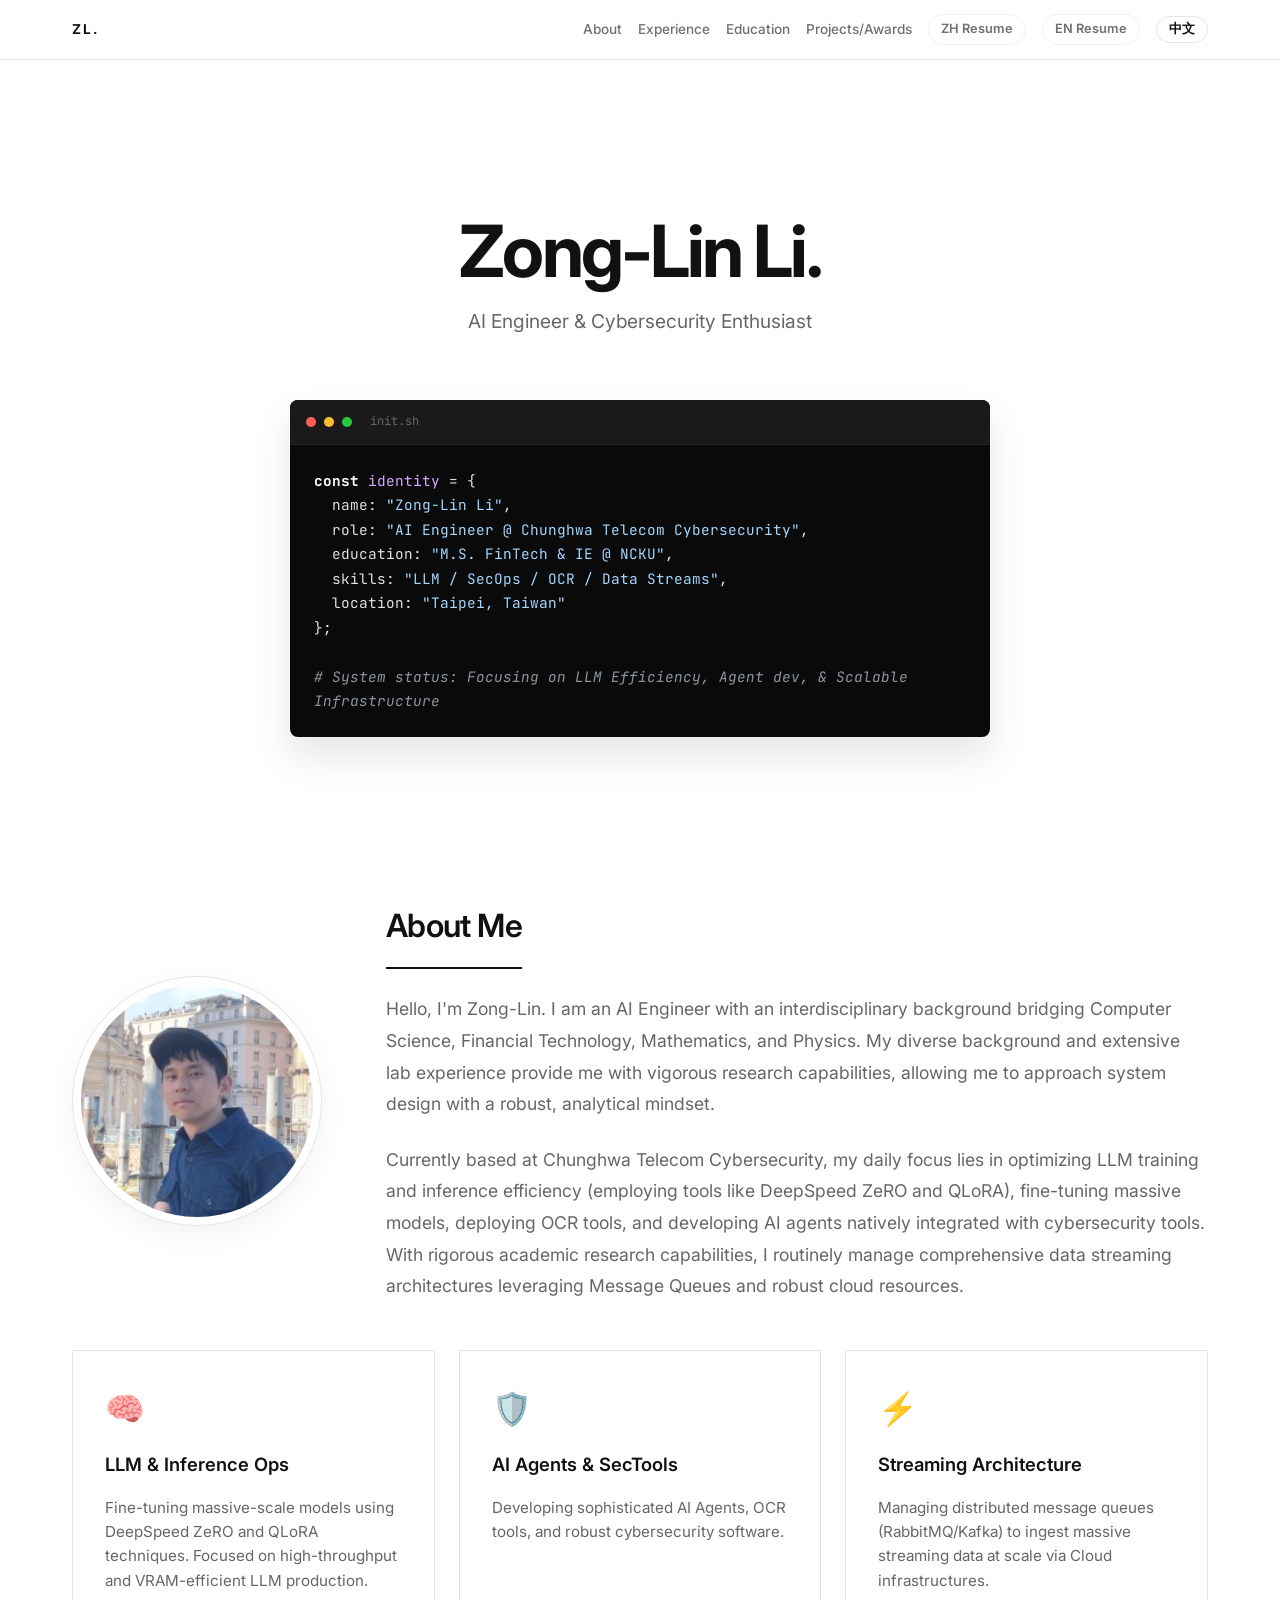
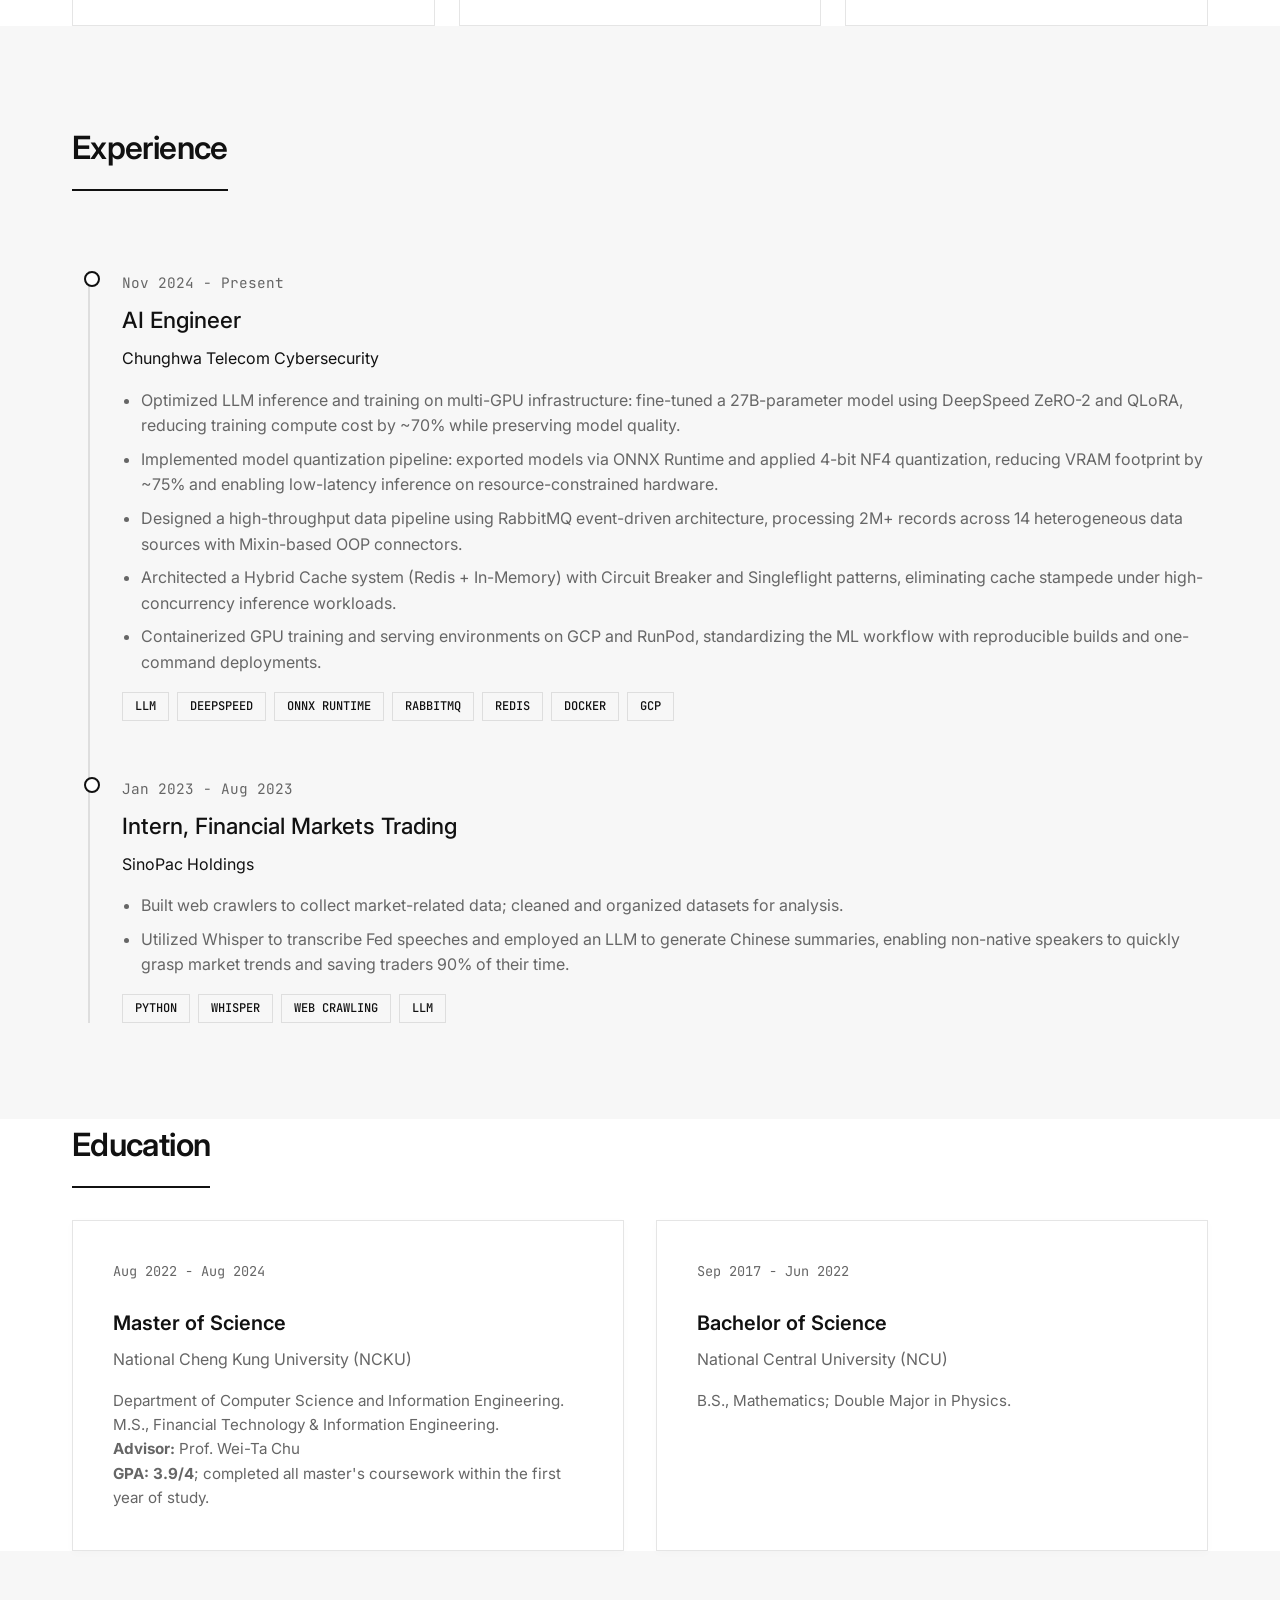
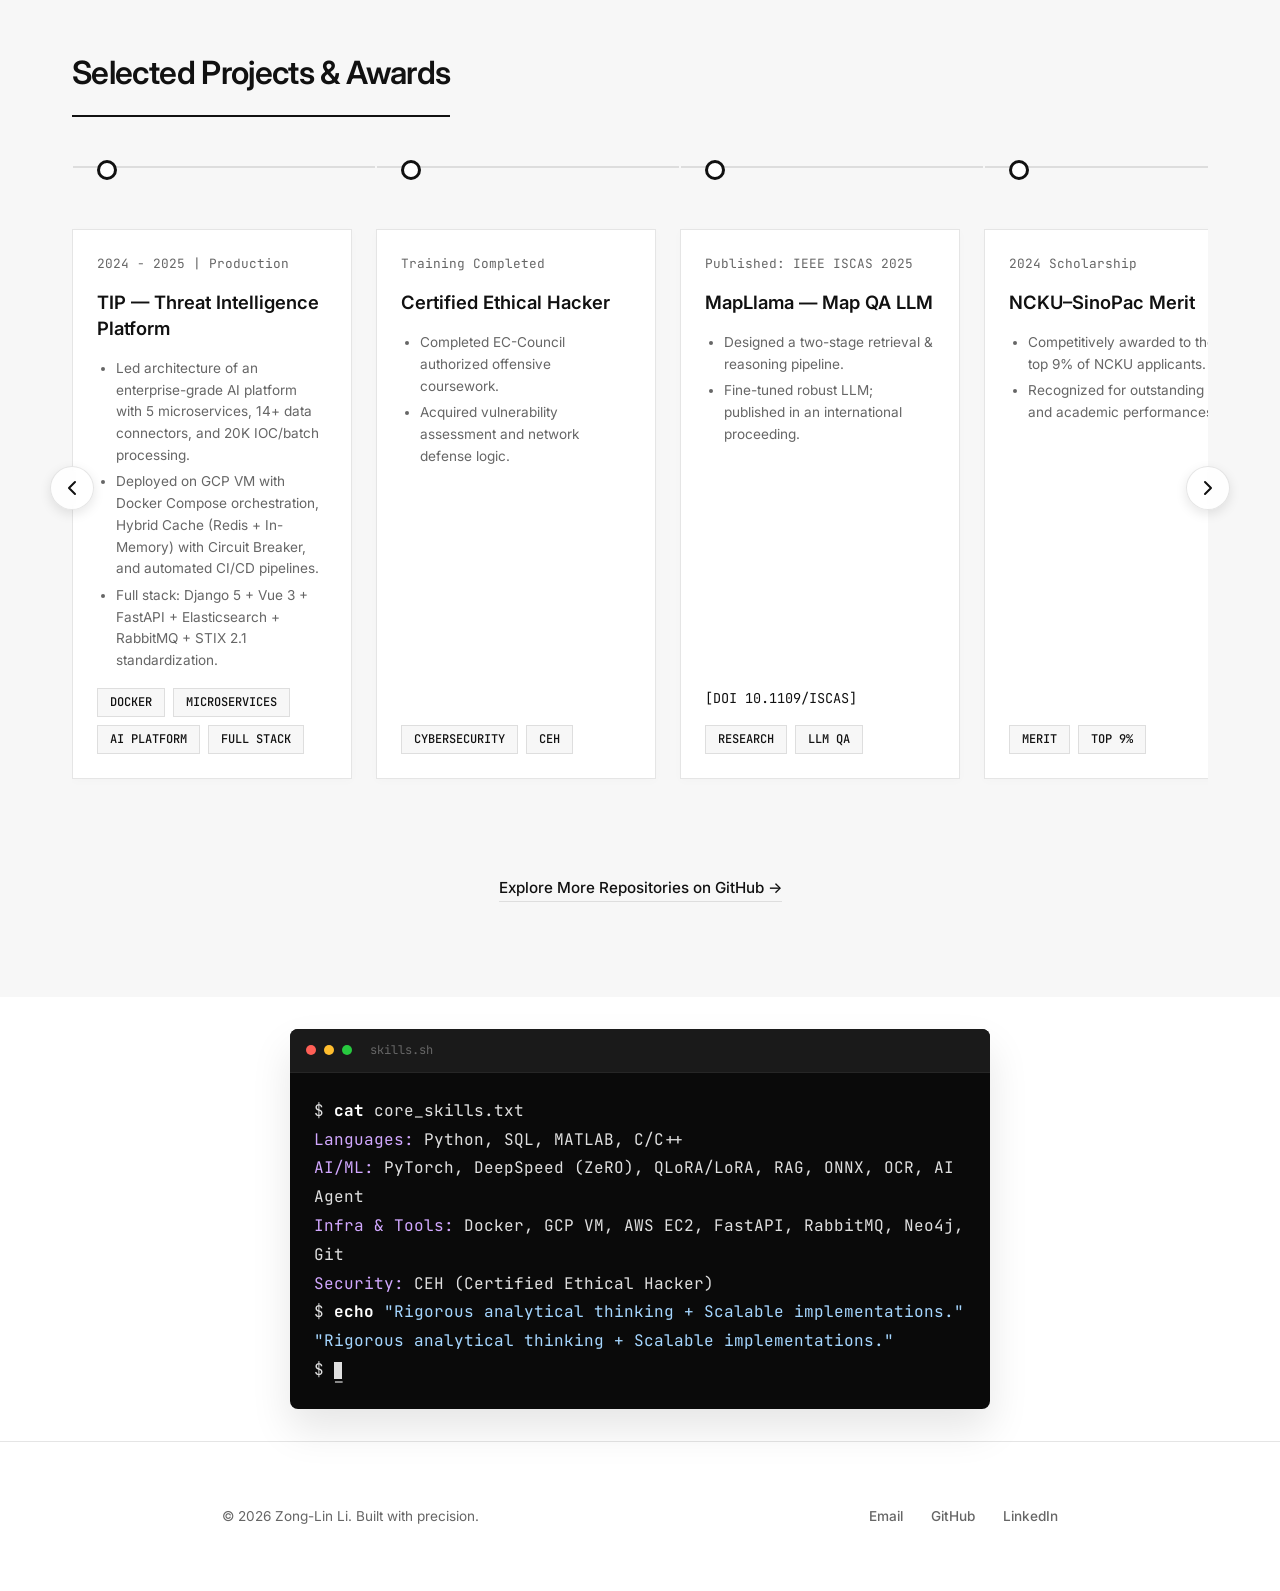
<file: index.html>
<!DOCTYPE html>
<html lang="en">

<head>
    <meta charset="UTF-8">
    <meta name="viewport" content="width=device-width, initial-scale=1.0">
    <title>Zong-Lin Li | AI Engineer Portfolio</title>
    <meta name="description"
        content="Zong-Lin Li - AI Engineer based in Taipei. Specialized in LLM, Computer Vision, and Cybersecurity.">
    <link rel="stylesheet" href="style.css">
    <!-- Google Fonts -->
    <link rel="preconnect" href="https://fonts.googleapis.com">
    <link rel="preconnect" href="https://fonts.gstatic.com" crossorigin>
    <link href="https://fonts.googleapis.com/css2?family=Inter:wght@400;500;700&family=JetBrains+Mono&display=swap"
        rel="stylesheet">
    <!-- AOS Animation Library -->
    <link href="https://unpkg.com/aos@2.3.1/dist/aos.css" rel="stylesheet">
</head>

<body class="en-US">

    <nav class="site-nav">
        <div class="container">
            <a href="#top" class="logo">ZL.</a>
            <button type="button" class="menu-toggle" id="menu-toggle" aria-expanded="false"
                aria-controls="site-links" aria-label="Toggle navigation">
                <span></span>
                <span></span>
                <span></span>
            </button>
            <div class="links" id="site-links">
                <a href="#about"><span class="en">About</span><span class="zh">關於我</span></a>
                <a href="#experience"><span class="en">Experience</span><span class="zh">經歷</span></a>
                <a href="#education"><span class="en">Education</span><span class="zh">學歷</span></a>
                <a href="#projects"><span class="en">Projects/Awards</span><span class="zh">專案/獎項</span></a>
                <a href="chinese_resume.pdf" target="_blank" rel="noopener noreferrer" class="nav-resume-btn"><span
                        class="en">ZH Resume</span><span class="zh">中文履歷</span></a>
                <a href="English_resume.pdf" target="_blank" rel="noopener noreferrer" class="nav-resume-btn"><span
                        class="en">EN Resume</span><span class="zh">英文履歷</span></a>
                <button id="lang-toggle" class="lang-toggle-btn">
                    <span class="en">中文</span>
                    <span class="zh">EN</span>
                </button>
            </div>
        </div>
    </nav>

    <header id="top" class="hero">
        <div class="container" data-aos="fade-up">
            <h1>Zong-Lin Li.</h1>
            <p><span class="en">AI Engineer & Cybersecurity Enthusiast</span><span class="zh">AI 工程師與資安技術愛好者</span></p>
            <div class="terminal-window">
                <div class="terminal-header">
                    <div class="dot red"></div>
                    <div class="dot yellow"></div>
                    <div class="dot green"></div>
                    <span
                        style="color: #666; font-size: 12px; margin-left: 10px; font-family: 'JetBrains Mono', monospace;">init.sh</span>
                </div>
                <div class="terminal-body">
                    <span class="code-keyword">const</span> <span class="code-function">identity</span> = {<br>
                    &nbsp;&nbsp;name: <span class="code-string">"Zong-Lin Li"</span>,<br>
                    &nbsp;&nbsp;role: <span class="code-string">"AI Engineer @ Chunghwa Telecom
                        Cybersecurity"</span>,<br>
                    &nbsp;&nbsp;education: <span class="code-string">"M.S. FinTech & IE @ NCKU"</span>,<br>
                    &nbsp;&nbsp;skills: <span class="code-string">"LLM / SecOps / OCR / Data Streams"</span>,<br>
                    &nbsp;&nbsp;location: <span class="code-string">"Taipei, Taiwan"</span><br>
                    };<br><br>
                    <span class="en"><span class="code-comment"># System status: Focusing on LLM Efficiency, Agent dev,
                            & Scalable Infrastructure</span></span>
                    <span class="zh"><span class="code-comment"># 系統狀態：專注於 LLM 推論最佳化、AI Agent
                            開發與大規模資料流處理</span></span>
                </div>
            </div>
        </div>
    </header>

    <section id="about" class="container">
        <div class="profile-section" style="display: flex; gap: 4rem; align-items: center; flex-wrap: wrap;">
            <img src="image.png" alt="Zong-Lin Li" class="profile-image" data-aos="fade-right">
            <div style="flex: 1; min-width: 300px;" data-aos="fade-left">
                <h2 class="section-title" style="text-align: left; margin-bottom: 1.5rem;"><span class="en">About
                        Me</span><span class="zh">關於我</span></h2>
                <p style="color: var(--text-secondary); font-size: 1.1rem; line-height: 1.8; margin-bottom: 1.5rem;">
                    <span class="en">
                        Hello, I'm Zong-Lin. I am an AI Engineer with an interdisciplinary background bridging Computer
                        Science, Financial Technology, Mathematics, and Physics. My diverse background and extensive lab
                        experience provide me with vigorous research capabilities, allowing me to approach system design
                        with a robust, analytical mindset.
                    </span>
                    <span class="zh">
                        你好，我是宗霖。我是一名 AI 工程師，擁有資訊工程、金融科技、數學與物理的跨領域背景。扎實的數理訓練與雙主修物理的實驗經歷，培養了我嚴謹的分析思維與追求效能極致的工程態度。
                    </span>
                </p>
                <p style="color: var(--text-secondary); font-size: 1.1rem; line-height: 1.8;">
                    <span class="en">
                        Currently based at Chunghwa Telecom Cybersecurity, my daily focus lies in optimizing LLM
                        training and inference efficiency (employing tools like DeepSpeed ZeRO and QLoRA), fine-tuning
                        massive models, deploying OCR tools, and developing AI agents natively integrated with
                        cybersecurity tools. With rigorous academic research capabilities, I routinely manage
                        comprehensive data streaming architectures leveraging Message Queues and robust cloud resources.
                    </span>
                    <span class="zh">
                        目前任職於中華資安國際，日常工作聚焦於大型語言模型的訓練與推論最佳化（包含 DeepSpeed ZeRO、QLoRA 等技術）、模型微調與量化部署，以及結合 AI Agent 與 OCR 的資安工具開發。同時具備扎實的學術研究能力，熟悉透過 Message Queue 與雲端基礎設施處理大規模串流資料。
                    </span>
                </p>
            </div>
        </div>

        <div class="focus-grid" data-aos="fade-up">
            <div class="focus-box">
                <div class="focus-icon">🧠</div>
                <h3 class="en">LLM & Inference Ops</h3>
                <h3 class="zh">大型語言模型與推論</h3>
                <p class="en">Fine-tuning massive-scale models using DeepSpeed ZeRO and QLoRA techniques. Focused on
                    high-throughput and VRAM-efficient LLM production.</p>
                <p class="zh">善用 DeepSpeed ZeRO 與 QLoRA 技術進行大型模型微調。專注於打造高吞吐量及提升 VRAM 使用效率的 LLM 生產環境。</p>
            </div>
            <div class="focus-box">
                <div class="focus-icon">🛡️</div>
                <h3 class="en">AI Agents & SecTools</h3>
                <h3 class="zh">AI Agent 與資安工具</h3>
                <p class="en">Developing sophisticated AI Agents, OCR tools, and robust cybersecurity software.</p>
                <p class="zh">開發 AI Agent 與自動化資安分析工具，整合 OCR 技術應用於實務場景。</p>
            </div>
            <div class="focus-box">
                <div class="focus-icon">⚡</div>
                <h3 class="en">Streaming Architecture</h3>
                <h3 class="zh">大規模系統與串流架構</h3>
                <p class="en">Managing distributed message queues (RabbitMQ/Kafka) to ingest massive streaming data at
                    scale via Cloud infrastructures.</p>
                <p class="zh">部署高效能分散式 Message Queue，建立足以負荷巨量 Streaming Data 的強健雲端微服務架構。</p>
            </div>
        </div>
    </section>

    <section id="experience" class="container secondary-bg"
        style="background-color: var(--secondary-bg); width: 100%; max-width: 100%; padding: 6rem 0;">
        <div class="container">
            <h2 class="section-title" data-aos="fade-up"><span class="en">Experience</span><span class="zh">工作經歷</span>
            </h2>
            <div class="timeline" style="margin-top: 3rem;">
                <div class="timeline-item" data-aos="fade-up">
                    <div class="date"
                        style="font-family: 'JetBrains Mono', monospace; font-size: 0.9rem; margin-bottom: 0.5rem; color: var(--text-secondary);">
                        <span class="en">Nov 2024 - Present</span><span class="zh">2024 年 11 月 - 至今</span>
                    </div>
                    <h3 style="font-size: 1.4rem; font-weight: 500; margin-bottom: 0.5rem;"><span class="en">AI
                            Engineer</span><span class="zh">AI 工程師</span></h3>
                    <p style="color: var(--text-primary); margin-bottom: 1rem;"><span class="en">Chunghwa Telecom
                            Cybersecurity</span><span class="zh">中華資安國際</span></p>
                    <ul class="en"
                        style="color: var(--text-secondary); line-height: 1.6; margin-left: 1.2rem; margin-bottom: 1rem;">
                        <li style="margin-bottom: 0.5rem;">Optimized LLM inference and training on multi-GPU infrastructure: fine-tuned a 27B-parameter model using DeepSpeed ZeRO-2 and QLoRA, reducing training compute cost by ~70% while preserving model quality.</li>
                        <li style="margin-bottom: 0.5rem;">Implemented model quantization pipeline: exported models via ONNX Runtime and applied 4-bit NF4 quantization, reducing VRAM footprint by ~75% and enabling low-latency inference on resource-constrained hardware.</li>
                        <li style="margin-bottom: 0.5rem;">Designed a high-throughput data pipeline using RabbitMQ event-driven architecture, processing 2M+ records across 14 heterogeneous data sources with Mixin-based OOP connectors.</li>
                        <li style="margin-bottom: 0.5rem;">Architected a Hybrid Cache system (Redis + In-Memory) with Circuit Breaker and Singleflight patterns, eliminating cache stampede under high-concurrency inference workloads.</li>
                        <li>Containerized GPU training and serving environments on GCP and RunPod, standardizing the ML workflow with reproducible builds and one-command deployments.</li>
                    </ul>
                    <ul class="zh"
                        style="color: var(--text-secondary); line-height: 1.6; margin-left: 1.2rem; margin-bottom: 1rem;">
                        <li style="margin-bottom: 0.5rem;">在多 GPU 環境下微調 27B 參數大型語言模型，採用 DeepSpeed ZeRO-2 與 QLoRA 分散式訓練策略，在維持模型品質的前提下降低約 70% 訓練運算成本。</li>
                        <li style="margin-bottom: 0.5rem;">建置模型量化部署流程：透過 ONNX Runtime 匯出模型並進行 4-bit NF4 量化，將 VRAM 用量降低約 75%，實現資源受限環境下的低延遲推論。</li>
                        <li style="margin-bottom: 0.5rem;">運用 RabbitMQ 事件驅動架構設計高吞吐資料管線，以 Mixin-based OOP Connector 整合 14 種異質資料源，穩定處理超過 200 萬筆紀錄。</li>
                        <li style="margin-bottom: 0.5rem;">設計 Hybrid Cache 機制（Redis + In-Memory），搭配 Circuit Breaker 與 Singleflight 模式，消除高併發推論場景下的快取雪崩問題。</li>
                        <li>將 GPU 訓練與推論環境全面容器化，部署於 GCP 與 RunPod，實現標準化 ML 開發流程與一鍵可重現部署。</li>
                    </ul>
                    <div class="tag-container" style="margin-top: 1rem;">
                        <span class="tag">LLM</span>
                        <span class="tag">DeepSpeed</span>
                        <span class="tag">ONNX Runtime</span>
                        <span class="tag">RabbitMQ</span>
                        <span class="tag">Redis</span>
                        <span class="tag">Docker</span>
                        <span class="tag">GCP</span>
                    </div>
                </div>

                <div class="timeline-item" data-aos="fade-up" data-aos-delay="100">
                    <div class="date"
                        style="font-family: 'JetBrains Mono', monospace; font-size: 0.9rem; margin-bottom: 0.5rem; color: var(--text-secondary);">
                        <span class="en">Jan 2023 - Aug 2023</span><span class="zh">2023 年 1 月 - 2023 年 8 月</span>
                    </div>
                    <h3 style="font-size: 1.4rem; font-weight: 500; margin-bottom: 0.5rem;"><span class="en">Intern,
                            Financial Markets Trading</span><span class="zh">金融市場處 實習生</span></h3>
                    <p style="color: var(--text-primary); margin-bottom: 1rem;"><span class="en">SinoPac
                            Holdings</span><span class="zh">永豐金控</span></p>
                    <ul class="en"
                        style="color: var(--text-secondary); line-height: 1.6; margin-left: 1.2rem; margin-bottom: 1rem;">
                        <li style="margin-bottom: 0.5rem;">Built web crawlers to collect market-related data; cleaned
                            and organized datasets for analysis.</li>
                        <li>Utilized Whisper to transcribe Fed speeches and employed an LLM to generate Chinese
                            summaries, enabling non-native speakers to quickly grasp market trends and saving traders
                            90% of their time.</li>
                    </ul>
                    <ul class="zh"
                        style="color: var(--text-secondary); line-height: 1.6; margin-left: 1.2rem; margin-bottom: 1rem;">
                        <li style="margin-bottom: 0.5rem;">開發客製化爬蟲軟體自動收集金融市場相關動態，並負責資料處理與統整，以供後續量化分析使用。</li>
                        <li>透過 OpenAI Whisper 模型辨識聯準會（Fed）全英文演講語音，串聯開源 LLM 自動生成提煉後的中文重點摘要。這套自動化流程幫助交易員極速掌握市場訊號，省下了高達 90%
                            原有的人工過濾時間。</li>
                    </ul>
                    <div class="tag-container" style="margin-top: 1rem;">
                        <span class="tag">Python</span>
                        <span class="tag">Whisper</span>
                        <span class="tag">Web Crawling</span>
                        <span class="tag">LLM</span>
                    </div>
                </div>
            </div>
        </div>
    </section>

    <section id="education" class="container">
        <h2 class="section-title" data-aos="fade-up"><span class="en">Education</span><span class="zh">學歷</span></h2>
        <div class="grid">
            <div class="card" data-aos="fade-up">
                <div class="date"><span class="en">Aug 2022 - Aug 2024</span><span class="zh">2022 年 8 月 - 2024 年 8
                        月</span></div>
                <h3><span class="en">Master of Science</span><span class="zh">碩士 (已畢業)</span></h3>
                <p style="color: var(--text-secondary); margin-top: 0.5rem;"><span class="en">National Cheng Kung
                        University (NCKU)</span><span class="zh">國立成功大學 (NCKU)</span></p>
                <p class="en" style="margin-top: 1rem; color: var(--text-secondary); font-size: 0.95rem;">
                    Department of Computer Science and Information Engineering.<br>
                    M.S., Financial Technology & Information Engineering.<br>
                    <strong>Advisor:</strong> Prof. Wei-Ta Chu<br>
                    <strong>GPA: 3.9/4</strong>; completed all master's coursework within the first year of study.
                </p>
                <p class="zh" style="margin-top: 1rem; color: var(--text-secondary); font-size: 0.95rem;">
                    資訊工程學系所<br>
                    <strong>指導教授：</strong>朱威達教授 (Prof. Wei-Ta Chu)<br>
                    <strong>GPA: 3.9/4</strong>；非純血資工背景，於入學首年即順利修畢所有碩士階段必選修學分。
                </p>
            </div>

            <div class="card" data-aos="fade-up" data-aos-delay="100">
                <div class="date"><span class="en">Sep 2017 - Jun 2022</span><span class="zh">2017 年 9 月 - 2022 年 6
                        月</span></div>
                <h3><span class="en">Bachelor of Science</span><span class="zh">學士 (已畢業)</span></h3>
                <p style="color: var(--text-secondary); margin-top: 0.5rem;"><span class="en">National Central
                        University (NCU)</span><span class="zh">國立中央大學 (NCU)</span></p>
                <p class="en" style="margin-top: 1rem; color: var(--text-secondary); font-size: 0.95rem;">
                    B.S., Mathematics; Double Major in Physics.
                </p>
                <p class="zh" style="margin-top: 1rem; color: var(--text-secondary); font-size: 0.95rem;">
                    數學系（雙主修：物理學系）。
                </p>
            </div>
        </div>
    </section>

    <section id="projects" class="container secondary-bg"
        style="background-color: var(--secondary-bg); width: 100%; max-width: 100%; padding: 6rem 0;">
        <div class="container">
            <h2 class="section-title" data-aos="fade-up"><span class="en">Selected Projects & Awards</span><span
                    class="zh">專案成果與獎項</span></h2>

            <div class="roadmap-wrapper">
                <button class="scroll-btn scroll-left" onclick="scrollRoadmap('left')" aria-label="Scroll left">
                    <svg width="24" height="24" viewBox="0 0 24 24" fill="none" stroke="currentColor" stroke-width="2"
                        stroke-linecap="round" stroke-linejoin="round">
                        <polyline points="15 18 9 12 15 6"></polyline>
                    </svg>
                </button>
                <div class="roadmap-scroll" id="projects-roadmap" data-aos="fade-up">

                    <div class="roadmap-item">
                        <div class="date"><span class="en">2024 - 2025 | Production</span><span class="zh">2024 - 2025 | 產品上線</span></div>
                        <h3><span class="en">TIP — Threat Intelligence Platform</span><span class="zh">TIP 威脅情報平台</span></h3>
                        <ul class="en"
                            style="margin-top: 0.5rem; color: var(--text-secondary); font-size: 0.85rem; margin-left: 1.2rem; margin-bottom: 1rem; flex-grow: 1;">
                            <li style="margin-bottom: 0.3rem;">Led architecture of an enterprise-grade AI platform with 5 microservices, 14+ data connectors, and 20K IOC/batch processing.</li>
                            <li style="margin-bottom: 0.3rem;">Deployed on GCP VM with Docker Compose orchestration, Hybrid Cache (Redis + In-Memory) with Circuit Breaker, and automated CI/CD pipelines.</li>
                            <li>Full stack: Django 5 + Vue 3 + FastAPI + Elasticsearch + RabbitMQ + STIX 2.1 standardization.</li>
                        </ul>
                        <ul class="zh"
                            style="margin-top: 0.5rem; color: var(--text-secondary); font-size: 0.85rem; margin-left: 1.2rem; margin-bottom: 1rem; flex-grow: 1;">
                            <li style="margin-bottom: 0.3rem;">主導設計企業級 AI 平台架構，含 5 個微服務、14+ 資料 Connector、每批次處理 20,000 筆 IOC。</li>
                            <li style="margin-bottom: 0.3rem;">部署於 GCP VM，以 Docker Compose 編排服務，搭配 Hybrid Cache（Redis + In-Memory）與 Circuit Breaker，並建置自動化 CI/CD 流程。</li>
                            <li>全端技術棧：Django 5 + Vue 3 + FastAPI + Elasticsearch + RabbitMQ + STIX 2.1 標準化。</li>
                        </ul>
                        <div class="tag-container" style="margin-top: auto;">
                            <span class="tag">Docker</span>
                            <span class="tag">Microservices</span>
                            <span class="tag">AI Platform</span>
                            <span class="tag">Full Stack</span>
                        </div>
                    </div>

                    <div class="roadmap-item">
                        <div class="date"><span class="en">Training Completed</span><span class="zh">原廠結業</span></div>
                        <h3><span class="en">Certified Ethical Hacker</span><span class="zh">CEH 道德駭客認證</span></h3>
                        <ul class="en"
                            style="margin-top: 0.5rem; color: var(--text-secondary); font-size: 0.85rem; margin-left: 1.2rem; margin-bottom: 1rem; flex-grow: 1;">
                            <li style="margin-bottom: 0.3rem;">Completed EC-Council authorized offensive coursework.
                            </li>
                            <li>Acquired vulnerability assessment and network defense logic.</li>
                        </ul>
                        <ul class="zh"
                            style="margin-top: 0.5rem; color: var(--text-secondary); font-size: 0.85rem; margin-left: 1.2rem; margin-bottom: 1rem; flex-grow: 1;">
                            <li style="margin-bottom: 0.3rem;">完成 EC-Council CEH 原廠授權之實戰攻防訓練課程。</li>
                            <li>深度掌握駭客技術、弱點掃描，與建立防護系統架構。</li>
                        </ul>
                        <div class="tag-container" style="margin-top: auto;"><span class="tag">Cybersecurity</span><span
                                class="tag">CEH</span></div>
                    </div>

                    <div class="roadmap-item" data-aos-delay="100">
                        <div class="date"><span class="en">Published: IEEE ISCAS 2025</span><span class="zh">發表於 IEEE
                                ISCAS
                                2025</span></div>
                        <h3><span class="en">MapLlama — Map QA LLM</span><span class="zh">MapLlama 雙階段架構</span></h3>
                        <ul class="en"
                            style="margin-top: 0.5rem; color: var(--text-secondary); font-size: 0.85rem; margin-left: 1.2rem; margin-bottom: 1rem; flex-grow: 1;">
                            <li style="margin-bottom: 0.3rem;">Designed a two-stage retrieval & reasoning pipeline.</li>
                            <li>Fine-tuned robust LLM; published in an international proceeding.</li>
                        </ul>
                        <ul class="zh"
                            style="margin-top: 0.5rem; color: var(--text-secondary); font-size: 0.85rem; margin-left: 1.2rem; margin-bottom: 1rem; flex-grow: 1;">
                            <li style="margin-bottom: 0.3rem;">設計兩階段（檢索 → 推理）演算法架構並主導實驗。</li>
                            <li>研究成果最終成功發表於電路與系統領域頂級國際會議。</li>
                        </ul>
                        <a href="https://doi.org/10.1109/ISCAS56072.2025.11043908" target="_blank"
                            style="display:inline-block; margin-top:5px; margin-bottom:15px; color:var(--text-primary); text-decoration:none; font-family: 'JetBrains Mono', monospace; font-size: 0.85rem; align-self: flex-start;">[DOI
                            10.1109/ISCAS]</a>
                        <div class="tag-container" style="margin-top: auto;"><span class="tag">Research</span><span
                                class="tag">LLM QA</span></div>
                    </div>

                    <div class="roadmap-item" data-aos-delay="200">
                        <div class="date"><span class="en">2024 Scholarship</span><span class="zh">2024 年 獎助學金</span>
                        </div>
                        <h3><span class="en">NCKU–SinoPac Merit</span><span class="zh">成大永豐 AI 獎學金</span></h3>
                        <ul class="en"
                            style="margin-top: 0.5rem; color: var(--text-secondary); font-size: 0.85rem; margin-left: 1.2rem; margin-bottom: 1rem; flex-grow: 1;">
                            <li style="margin-bottom: 0.3rem;">Competitively awarded to the top 9% of NCKU applicants.
                            </li>
                            <li>Recognized for outstanding R&D and academic performances.</li>
                        </ul>
                        <ul class="zh"
                            style="margin-top: 0.5rem; color: var(--text-secondary); font-size: 0.85rem; margin-left: 1.2rem; margin-bottom: 1rem; flex-grow: 1;">
                            <li style="margin-bottom: 0.3rem;">計畫競爭極為激烈，僅授予全學程排名前 9% 之頂尖學生。</li>
                            <li>綜合評估實務 AI 技術開發能力與卓越學研表現。</li>
                        </ul>
                        <div class="tag-container" style="margin-top: auto;"><span class="tag">Merit</span><span
                                class="tag">Top 9%</span></div>
                    </div>

                    <div class="roadmap-item" data-aos-delay="300">
                        <div class="date"><span class="en">Conference Volunteer</span><span class="zh">國際會議志工</span>
                        </div>
                        <h3><span class="en">ACM Multimedia Asia 2023</span><span class="zh">ACM MM Asia 2023</span>
                        </h3>
                        <ul class="en"
                            style="margin-top: 0.5rem; color: var(--text-secondary); font-size: 0.85rem; margin-left: 1.2rem; margin-bottom: 1rem; flex-grow: 1;">
                            <li style="margin-bottom: 0.3rem;">Facilitated equipment operations for Korea's Keynote
                                speakers.</li>
                            <li>Collaborated in international academic coordination.</li>
                        </ul>
                        <ul class="zh"
                            style="margin-top: 0.5rem; color: var(--text-secondary); font-size: 0.85rem; margin-left: 1.2rem; margin-bottom: 1rem; flex-grow: 1;">
                            <li style="margin-bottom: 0.3rem;">擔任會議志工，協助海外講者進行設備操作與 Keynote 發表。</li>
                            <li>在國際學術場合中累積跨文化溝通經驗。</li>
                        </ul>
                        <div class="tag-container" style="margin-top: auto;"><span class="tag">Global</span><span
                                class="tag">Multimedia</span></div>
                    </div>

                    <div class="roadmap-item" data-aos-delay="400">
                        <div class="date"><span class="en">2023 Bronze Award</span><span class="zh">2023 年 銅牌獎</span>
                        </div>
                        <h3><span class="en">GovTech Hackathon</span><span class="zh">內政黑客松 (GovTech)</span></h3>
                        <ul class="en"
                            style="margin-top: 0.5rem; color: var(--text-secondary); font-size: 0.85rem; margin-left: 1.2rem; margin-bottom: 1rem; flex-grow: 1;">
                            <li style="margin-bottom: 0.3rem;">Data Innovation Competition by AWS & Ministry of
                                Interior.
                            </li>
                            <li>Led backend coding & massive data pipelines.</li>
                        </ul>
                        <ul class="zh"
                            style="margin-top: 0.5rem; color: var(--text-secondary); font-size: 0.85rem; margin-left: 1.2rem; margin-bottom: 1rem; flex-grow: 1;">
                            <li style="margin-bottom: 0.3rem;">內政部與 AWS 主辦，榜內唯一獲獎之學生團隊。</li>
                            <li>負責主導高併發後端系統與巨量資料之串接架構。</li>
                        </ul>
                        <div class="tag-container" style="margin-top: auto;"><span class="tag">AWS / Cloud</span><span
                                class="tag">Data Engine</span></div>
                    </div>

                    <div class="roadmap-item" data-aos-delay="500">
                        <div class="date"><span class="en">High School</span><span class="zh">高中時期</span></div>
                        <h3><span class="en">NCTU Sci-Fair Best Physics</span><span class="zh">思源科學創意大賽</span></h3>
                        <ul class="en"
                            style="margin-top: 0.5rem; color: var(--text-secondary); font-size: 0.85rem; margin-left: 1.2rem; margin-bottom: 1rem; flex-grow: 1;">
                            <li style="margin-bottom: 0.3rem;">Awarded Bronze Medal & Best Physics Award.</li>
                            <li>Designed complex physical mechanisms utilizing rigorous logical reasoning.</li>
                        </ul>
                        <ul class="zh"
                            style="margin-top: 0.5rem; color: var(--text-secondary); font-size: 0.85rem; margin-left: 1.2rem; margin-bottom: 1rem; flex-grow: 1;">
                            <li style="margin-bottom: 0.3rem;">參加交通大學主辦賽事，榮獲全國銅牌獎與最佳物理獎。</li>
                            <li>結合機械實作與物理原理，自主設計高精度複雜機構。</li>
                        </ul>
                        <div class="tag-container" style="margin-top: auto;"><span class="tag">Physics</span><span
                                class="tag">Engineering</span></div>
                    </div>

                </div>
                <button class="scroll-btn scroll-right" onclick="scrollRoadmap('right')" aria-label="Scroll right">
                    <svg width="24" height="24" viewBox="0 0 24 24" fill="none" stroke="currentColor" stroke-width="2"
                        stroke-linecap="round" stroke-linejoin="round">
                        <polyline points="9 18 15 12 9 6"></polyline>
                    </svg>
                </button>
            </div>

            <p style="text-align: center; margin-top: 3rem;">
                <a href="https://github.com/Jo-Leo-35" target="_blank"
                    style="color: var(--text-primary); text-decoration: none; font-size: 0.95rem; font-weight: 500; border-bottom: 1px solid var(--border-color); padding-bottom: 4px; transition: color 0.3s, border-color 0.3s;">
                    <span class="en">Explore More Repositories on GitHub →</span>
                    <span class="zh">前往 GitHub 探索更多專案與原始碼 →</span>
                </a>
            </p>

        </div>
    </section>

    <section class="container" style="padding-bottom: 2rem;">
        <div class="terminal-window" data-aos="zoom-in" style="margin: 0 auto; margin-top: 2rem;">
            <div class="terminal-header">
                <div class="dot red"></div>
                <div class="dot yellow"></div>
                <div class="dot green"></div>
                <span
                    style="color: #666; font-size: 12px; margin-left: 10px; font-family: 'JetBrains Mono', monospace;">skills.sh</span>
            </div>
            <div class="terminal-body" style="font-size: 1rem; line-height: 1.8;">
                $ <span class="code-keyword">cat</span> core_skills.txt<br>
                <span class="code-function"><span class="en">Languages:</span><span class="zh">程式語言：</span></span>
                Python, SQL, MATLAB, C/C++<br>
                <span class="code-function"><span class="en">AI/ML:</span><span class="zh">人工智慧：</span></span> PyTorch,
                DeepSpeed (ZeRO), QLoRA/LoRA, RAG, ONNX, OCR, AI Agent<br>
                <span class="code-function"><span class="en">Infra & Tools:</span><span class="zh">架構與雲端：</span></span>
                Docker, GCP VM, AWS EC2, FastAPI, RabbitMQ, Neo4j,
                Git<br>
                <span class="code-function"><span class="en">Security:</span><span class="zh">資訊安全：</span></span> CEH
                (Certified Ethical Hacker)<br>
                $ <span class="code-keyword">echo</span> <span class="code-string">"<span class="en">Rigorous analytical
                        thinking + Scalable implementations.</span><span
                        class="zh">嚴謹的分析思維，打造可擴展的工程方案。</span>"</span><br>
                <span class="code-string">"<span class="en">Rigorous analytical thinking + Scalable
                        implementations.</span><span class="zh">嚴謹的分析思維，打造可擴展的工程方案。</span>"</span><br>
                $ <span class="cursor">_</span>
            </div>
        </div>
    </section>

    <footer>
        <div class="container" style="width: 100%; max-width: 900px; display: flex; justify-content: space-between;">
            <p>&copy; 2026 Zong-Lin Li. Built with precision.</p>
            <div>
                <a href="mailto:zon75611@gmail.com">Email</a>
                <a href="https://github.com/Jo-Leo-35" target="_blank">GitHub</a>
                <a href="https://www.linkedin.com/in/ethan-li-50962b2b1/" target="_blank">LinkedIn</a>
            </div>
        </div>
    </footer>

    <!-- Scripts -->
    <script src="https://unpkg.com/aos@2.3.1/dist/aos.js"></script>
    <script>
        AOS.init({
            duration: 800,
            once: true,
            offset: 100
        });

        const siteNav = document.querySelector('.site-nav');
        const menuToggleBtn = document.getElementById('menu-toggle');

        menuToggleBtn.addEventListener('click', () => {
            const isOpen = siteNav.classList.toggle('nav-open');
            menuToggleBtn.setAttribute('aria-expanded', String(isOpen));
        });

        document.querySelectorAll('nav a').forEach(anchor => {
            anchor.addEventListener('click', function (e) {
                if (this.getAttribute('href').startsWith('#')) {
                    e.preventDefault();
                    const section = document.querySelector(this.getAttribute('href'));
                    if (section) {
                        window.scrollTo({
                            top: section.offsetTop - 60,
                            behavior: 'smooth'
                        });
                    }
                }

                if (siteNav.classList.contains('nav-open')) {
                    siteNav.classList.remove('nav-open');
                    menuToggleBtn.setAttribute('aria-expanded', 'false');
                }
            });
        });

        function scrollRoadmap(direction) {
            const container = document.getElementById('projects-roadmap');
            const scrollAmount = 300; // slightly more than item width
            if (direction === 'left') {
                container.scrollBy({ left: -scrollAmount, behavior: 'smooth' });
            } else {
                container.scrollBy({ left: scrollAmount, behavior: 'smooth' });
            }
        }

        // Language Toggle Logic
        const langToggleBtn = document.getElementById('lang-toggle');
        const body = document.body;

        // Ensure default language is English if none is saved
        let currentLang = localStorage.getItem('site-lang') || 'en-US';

        // Remove existing lang classes and set correct one
        body.classList.remove('en-US', 'zh-TW');
        body.classList.add(currentLang);

        langToggleBtn.addEventListener('click', () => {
            if (body.classList.contains('en-US')) {
                body.classList.replace('en-US', 'zh-TW');
                localStorage.setItem('site-lang', 'zh-TW');
            } else {
                body.classList.replace('zh-TW', 'en-US');
                localStorage.setItem('site-lang', 'en-US');
            }
        });
    </script>
</body>

</html>
</file>
<file: style.css>
:root {
    --bg-color: #ffffff;
    --secondary-bg: #f7f7f7;
    --text-primary: #111111;
    --text-secondary: #666666;
    --accent-dark: #000000;
    --glass-bg: rgba(255, 255, 255, 0.85);
    --border-color: rgba(0, 0, 0, 0.1);
    --code-bg: #0a0a0a;
    --terminal-header: #1a1a1a;
}

* {
    margin: 0;
    padding: 0;
    box-sizing: border-box;
}

/* --- Language Toggle Display Logic --- */
body.zh-TW .en {
    display: none !important;
}

body.en-US .zh {
    display: none !important;
}

body {
    font-family: 'Inter', -apple-system, sans-serif;
    background-color: var(--bg-color);
    color: var(--text-primary);
    line-height: 1.6;
    overflow-x: hidden;
    -webkit-font-smoothing: antialiased;
}

::selection {
    background: #000000;
    color: #ffffff;
}

.container {
    max-width: 1200px;
    margin: 0 auto;
    padding: 0 clamp(1rem, 3vw, 2rem);
}

section {
    padding: 6rem 0;
}

nav {
    position: fixed;
    top: 0;
    width: 100%;
    height: 60px;
    background: var(--glass-bg);
    backdrop-filter: blur(20px);
    -webkit-backdrop-filter: blur(20px);
    z-index: 1000;
    border-bottom: 1px solid var(--border-color);
    display: flex;
    align-items: center;
}

nav .container {
    display: flex;
    justify-content: space-between;
    align-items: center;
    width: 100%;
    gap: 1rem;
}

.links {
    display: flex;
    align-items: center;
    justify-content: flex-end;
    flex-wrap: wrap;
    gap: 0.85rem 1rem;
    flex: 1;
}

.menu-toggle {
    display: none;
    width: 46px;
    height: 46px;
    border: 1px solid var(--border-color);
    border-radius: 14px;
    background: rgba(255, 255, 255, 0.9);
    cursor: pointer;
    padding: 0;
    align-items: center;
    justify-content: center;
    flex-direction: column;
    gap: 5px;
}

.menu-toggle span {
    width: 20px;
    height: 2px;
    background: var(--text-primary);
    border-radius: 999px;
    transition: transform 0.25s ease, opacity 0.25s ease;
}

.logo {
    font-weight: 700;
    text-transform: uppercase;
    letter-spacing: 2px;
    color: var(--text-primary);
}

nav a {
    text-decoration: none;
    color: var(--text-primary);
    font-size: 0.85rem;
    font-weight: 500;
    opacity: 0.6;
    transition: opacity 0.3s ease;
    margin-left: 0;
}

nav a:hover,
nav a.logo {
    opacity: 1;
}

.nav-resume-btn {
    text-decoration: none;
    background: transparent;
    border: 1px solid var(--border-color);
    color: var(--text-primary);
    padding: 0.25rem 0.75rem;
    border-radius: 20px;
    font-size: 0.8rem;
    font-family: 'Inter', sans-serif;
    font-weight: 600;
    margin-left: 0;
    transition: all 0.3s ease;
}

.nav-resume-btn:hover {
    background: var(--text-primary);
    color: var(--bg-color);
}

.lang-toggle-btn {
    background: transparent;
    border: 1px solid var(--border-color);
    color: var(--text-primary);
    padding: 0.25rem 0.75rem;
    border-radius: 20px;
    cursor: pointer;
    font-size: 0.8rem;
    font-family: 'Inter', sans-serif;
    font-weight: 600;
    margin-left: 0;
    transition: all 0.3s ease;
}

.lang-toggle-btn:hover {
    background: var(--text-primary);
    color: var(--bg-color);
}

.hero {
    min-height: 100vh;
    min-height: 100svh;
    display: flex;
    flex-direction: column;
    justify-content: center;
    align-items: center;
    text-align: center;
    position: relative;
    padding: 7rem 0 4rem;
}

.hero h1 {
    font-size: clamp(3.2rem, 8vw, 4.5rem);
    font-weight: 700;
    letter-spacing: -0.04em;
    margin-bottom: 1rem;
    line-height: 1.1;
    color: var(--text-primary);
}

.hero p {
    font-size: clamp(1rem, 2.8vw, 1.2rem);
    color: var(--text-secondary);
    max-width: 600px;
    font-weight: 400;
    margin: 0 auto;
}

.terminal-window {
    background: var(--code-bg);
    border-radius: 8px;
    overflow: hidden;
    margin-top: 4rem;
    text-align: left;
    box-shadow: 0 20px 40px rgba(0, 0, 0, 0.1);
    width: 100%;
    max-width: 700px;
}

.terminal-header {
    background: var(--terminal-header);
    padding: 12px 16px;
    display: flex;
    gap: 8px;
    align-items: center;
    border-bottom: 1px solid rgba(255, 255, 255, 0.05);
}

.dot {
    width: 10px;
    height: 10px;
    border-radius: 50%;
}

.red {
    background: #ff5f56;
}

.yellow {
    background: #ffbd2e;
}

.green {
    background: #27c93f;
}

.terminal-body {
    padding: 24px;
    font-family: 'JetBrains Mono', monospace;
    font-size: 0.9rem;
    color: #e0e0e0;
    overflow-x: auto;
    line-height: 1.7;
}

.code-keyword {
    color: #ffffff;
    font-weight: bold;
}

.code-string {
    color: #a5d6ff;
}

.code-comment {
    color: #8b949e;
    font-style: italic;
}

.code-function {
    color: #d2a8ff;
}

/* --- Focus Areas Layout --- */
.focus-grid {
    display: grid;
    grid-template-columns: repeat(3, 1fr);
    gap: 1.5rem;
    margin-top: 3rem;
    width: 100%;
}

.focus-box {
    padding: 2rem;
    border: 1px solid var(--border-color);
    background: transparent;
    transition: all 0.3s ease;
    text-align: left;
    position: relative;
}

.focus-box:hover {
    border-color: var(--accent-dark);
    transform: translateY(-4px);
    box-shadow: 0 10px 30px rgba(0, 0, 0, 0.03);
}

.focus-box h3 {
    margin-top: 1rem;
    margin-bottom: 1rem;
    font-size: 1.15rem;
    font-weight: 600;
    color: var(--text-primary);
}

.focus-box p {
    color: var(--text-secondary);
    font-size: 0.95rem;
    line-height: 1.6;
}

.focus-icon {
    font-size: 2rem;
    margin-bottom: 1rem;
    color: var(--text-primary);
}

/* --- Classic Grid Layout --- */
.grid {
    display: grid;
    grid-template-columns: repeat(auto-fit, minmax(280px, 1fr));
    gap: 2rem;
}

.card {
    background: var(--bg-color);
    border-radius: 0;
    padding: 2.5rem;
    border: 1px solid var(--border-color);
    transition: all 0.3s ease;
    position: relative;
    box-shadow: 0 2px 10px rgba(0, 0, 0, 0.02);
}

.card:hover {
    border-color: var(--accent-dark);
    box-shadow: 0 10px 30px rgba(0, 0, 0, 0.06);
    transform: translateY(-2px);
}

.card h3 {
    font-size: 1.25rem;
    margin-bottom: 0.5rem;
    font-weight: 600;
    color: var(--text-primary);
}

.card .date {
    font-size: 0.85rem;
    color: var(--text-secondary);
    margin-bottom: 1.5rem;
    font-family: 'JetBrains Mono', monospace;
}

.tag-container {
    display: flex;
    flex-wrap: wrap;
    gap: 0.5rem;
    margin-top: 1.5rem;
}

.tag {
    background: var(--secondary-bg);
    padding: 0.25rem 0.75rem;
    border: 1px solid var(--border-color);
    font-size: 0.75rem;
    font-family: 'JetBrains Mono', monospace;
    color: var(--text-primary);
    text-transform: uppercase;
    font-weight: 500;
}

.section-title {
    font-size: 2rem;
    font-weight: 600;
    margin-bottom: 2rem;
    letter-spacing: -0.02em;
    border-bottom: 2px solid var(--text-primary);
    padding-bottom: 1rem;
    display: inline-block;
    color: var(--text-primary);
}

.profile-image {
    width: 250px;
    height: 250px;
    object-fit: cover;
    border: 1px solid var(--border-color);
    padding: 8px;
    border-radius: 50%;
    background: var(--bg-color);
    box-shadow: 0 10px 30px rgba(0, 0, 0, 0.05);
}

footer {
    padding: 4rem 0;
    border-top: 1px solid var(--border-color);
    color: var(--text-secondary);
    font-size: 0.85rem;
    display: flex;
    justify-content: space-between;
    align-items: center;
    background-color: var(--bg-color);
}

footer a {
    color: var(--text-secondary);
    text-decoration: none;
    margin-left: 1.5rem;
    transition: color 0.3s;
    font-weight: 500;
}

footer a:hover {
    color: var(--text-primary);
}

.stats-container {
    display: flex;
    gap: 2rem;
    margin-top: 3rem;
    align-items: center;
    justify-content: center;
}

.stats-card {
    flex: 1;
    border: 1px solid var(--border-color);
    padding: 1rem;
    display: flex;
    justify-content: center;
    background: var(--bg-color);
}

.stats-card img {
    height: 150px;
}

@media (max-width: 920px) {
    nav {
        height: auto;
        min-height: 72px;
        padding: 0.75rem 0;
        align-items: flex-start;
    }

    nav .container {
        flex-wrap: wrap;
    }

    .menu-toggle {
        display: inline-flex;
        margin-left: auto;
    }

    .links {
        order: 3;
        width: 100%;
        flex-direction: column;
        align-items: stretch;
        gap: 0.75rem;
        max-height: 0;
        overflow: hidden;
        opacity: 0;
        pointer-events: none;
        padding: 0;
        margin-top: 0;
        transition: max-height 0.28s ease, opacity 0.2s ease, padding 0.2s ease, margin-top 0.2s ease;
    }

    .site-nav.nav-open .links {
        max-height: 36rem;
        opacity: 1;
        pointer-events: auto;
        margin-top: 0.85rem;
        padding: 1rem;
        border: 1px solid var(--border-color);
        background: rgba(255, 255, 255, 0.98);
        border-radius: 20px;
        box-shadow: 0 20px 40px rgba(0, 0, 0, 0.08);
    }

    .site-nav.nav-open .menu-toggle span:nth-child(1) {
        transform: translateY(7px) rotate(45deg);
    }

    .site-nav.nav-open .menu-toggle span:nth-child(2) {
        opacity: 0;
    }

    .site-nav.nav-open .menu-toggle span:nth-child(3) {
        transform: translateY(-7px) rotate(-45deg);
    }

    .links a,
    .nav-resume-btn,
    .lang-toggle-btn {
        width: 100%;
        text-align: center;
        justify-content: center;
    }

    .links a {
        display: flex;
        align-items: center;
        justify-content: center;
        padding: 0.3rem 0;
        opacity: 1;
    }

    .nav-resume-btn,
    .lang-toggle-btn {
        display: inline-flex;
        align-items: center;
        justify-content: center;
        min-height: 46px;
        border-radius: 14px;
    }
}

@media (max-width: 768px) {
    section,
    section.secondary-bg {
        padding: 4rem 0 !important;
    }

    .hero {
        min-height: auto;
        padding: 6.5rem 0 3rem;
    }

    .hero h1 {
        font-size: clamp(2.65rem, 13vw, 3.35rem);
    }

    .hero p {
        max-width: 100%;
    }

    .terminal-window {
        margin-top: 2.25rem;
        border-radius: 20px;
    }

    .terminal-body {
        padding: 1rem;
        font-size: 0.78rem;
        line-height: 1.6;
    }

    .profile-section {
        flex-direction: column;
        gap: 2rem !important;
        text-align: center;
    }

    .profile-section>div {
        min-width: 0 !important;
        width: 100%;
    }

    .profile-image {
        width: 180px;
        height: 180px;
        padding: 6px;
    }

    .section-title {
        margin-left: auto;
        margin-right: auto;
        display: block;
        width: 100%;
        font-size: 1.75rem;
        text-align: center !important;
    }

    .focus-grid,
    .grid {
        grid-template-columns: 1fr;
    }

    .card,
    .focus-box,
    .roadmap-item {
        padding: 1.35rem;
    }

    .stats-container {
        flex-direction: column;
        gap: 1rem;
    }

    .timeline {
        margin-left: 0.35rem;
        padding-left: 1.2rem;
    }

    .timeline-item {
        margin-bottom: 2.2rem;
    }

    .timeline-item::before {
        left: -1.62rem;
    }

    .scroll-btn {
        display: none;
    }

    .roadmap-wrapper {
        display: block;
    }

    .roadmap-scroll {
        display: grid;
        grid-template-columns: 1fr;
        overflow: visible;
        gap: 1rem;
        padding: 0;
    }

    .roadmap-item {
        flex: none;
        width: 100%;
        scroll-snap-align: none;
    }

    .roadmap-item::before,
    .roadmap-item::after {
        display: none;
    }

    footer {
        padding: 3rem 0;
    }

    footer .container {
        flex-direction: column;
        gap: 1rem;
        text-align: center;
        justify-content: center !important;
        align-items: center;
    }

    footer a {
        margin: 0 0.5rem;
    }
}

@media (max-width: 480px) {
    .container {
        padding: 0 1rem;
    }

    .hero {
        padding-top: 6rem;
    }

    .terminal-body {
        font-size: 0.72rem;
    }
}

.cursor {
    display: inline-block;
    width: 8px;
    height: 1.1rem;
    background: #e0e0e0;
    animation: blink 1s infinite;
    vertical-align: middle;
}

@keyframes blink {

    0%,
    100% {
        opacity: 1;
    }

    50% {
        opacity: 0;
    }
}

.timeline {
    border-left: 2px solid var(--border-color);
    padding-left: 2rem;
    margin-left: 1rem;
}

.timeline-item {
    position: relative;
    margin-bottom: 3.5rem;
}

.timeline-item::before {
    content: '';
    position: absolute;
    left: -2.4rem;
    top: 0;
    width: 12px;
    height: 12px;
    background: var(--bg-color);
    border: 2px solid var(--text-primary);
    border-radius: 50%;
}

.timeline-item:last-child {
    margin-bottom: 0;
}

/* --- Horizontal Roadmap Layout --- */
.roadmap-wrapper {
    position: relative;
    display: flex;
    align-items: center;
}

.scroll-btn {
    position: absolute;
    top: 50%;
    transform: translateY(-50%);
    width: 44px;
    height: 44px;
    border-radius: 50%;
    background: rgba(255, 255, 255, 0.8);
    backdrop-filter: blur(4px);
    border: 1px solid var(--border-color);
    display: flex;
    justify-content: center;
    align-items: center;
    cursor: pointer;
    box-shadow: 0 4px 12px rgba(0, 0, 0, 0.1);
    z-index: 10;
    transition: all 0.3s ease;
    color: var(--text-primary);
}

.scroll-btn:hover {
    background: #ffffff;
    box-shadow: 0 6px 16px rgba(0, 0, 0, 0.15);
    transform: translateY(-50%) scale(1.05);
}

.scroll-left {
    left: -22px;
}

.scroll-right {
    right: -22px;
}

.roadmap-scroll::-webkit-scrollbar {
    display: none;
}

.roadmap-scroll {
    display: flex;
    overflow-x: auto;
    padding-top: 5rem;
    padding-bottom: 3rem;
    gap: 1.5rem;
    scroll-snap-type: x mandatory;
    scrollbar-width: none;
    -ms-overflow-style: none;
    padding-left: 0.5rem;
    padding-right: 0.5rem;
    flex-grow: 1;
}

.roadmap-item {
    position: relative;
    flex: 0 0 280px;
    background: var(--bg-color);
    padding: 1.5rem;
    border: 1px solid var(--border-color);
    transition: all 0.3s ease;
    scroll-snap-align: start;
    box-shadow: 0 2px 10px rgba(0, 0, 0, 0.02);
    display: flex;
    flex-direction: column;
}

.roadmap-item:hover {
    border-color: var(--accent-dark);
    transform: translateY(-4px);
    box-shadow: 0 10px 30px rgba(0, 0, 0, 0.06);
}

/* Horizontal Line Segment */
.roadmap-item::before {
    content: '';
    position: absolute;
    top: -4rem;
    left: 0;
    width: calc(100% + 1.5rem);
    height: 2px;
    background: var(--border-color);
    z-index: 1;
}

/* Last item does not bleed over the gap */
.roadmap-item:last-child::before {
    width: 100%;
}

/* Roadmap Dot */
.roadmap-item::after {
    content: '';
    position: absolute;
    top: calc(-4rem - 6px);
    left: 1.5rem;
    width: 14px;
    height: 14px;
    background: var(--bg-color);
    border: 3px solid var(--text-primary);
    border-radius: 50%;
    z-index: 2;
    transition: background 0.3s ease;
}

.roadmap-item:hover::after {
    background: var(--text-primary);
}

.roadmap-item h3 {
    font-size: 1.15rem;
    margin-bottom: 0.5rem;
    font-weight: 600;
    color: var(--text-primary);
    line-height: 1.4;
}

.roadmap-item .date {
    font-size: 0.8rem;
    color: var(--text-secondary);
    margin-bottom: 1rem;
    font-family: 'JetBrains Mono', monospace;
}
</file>
